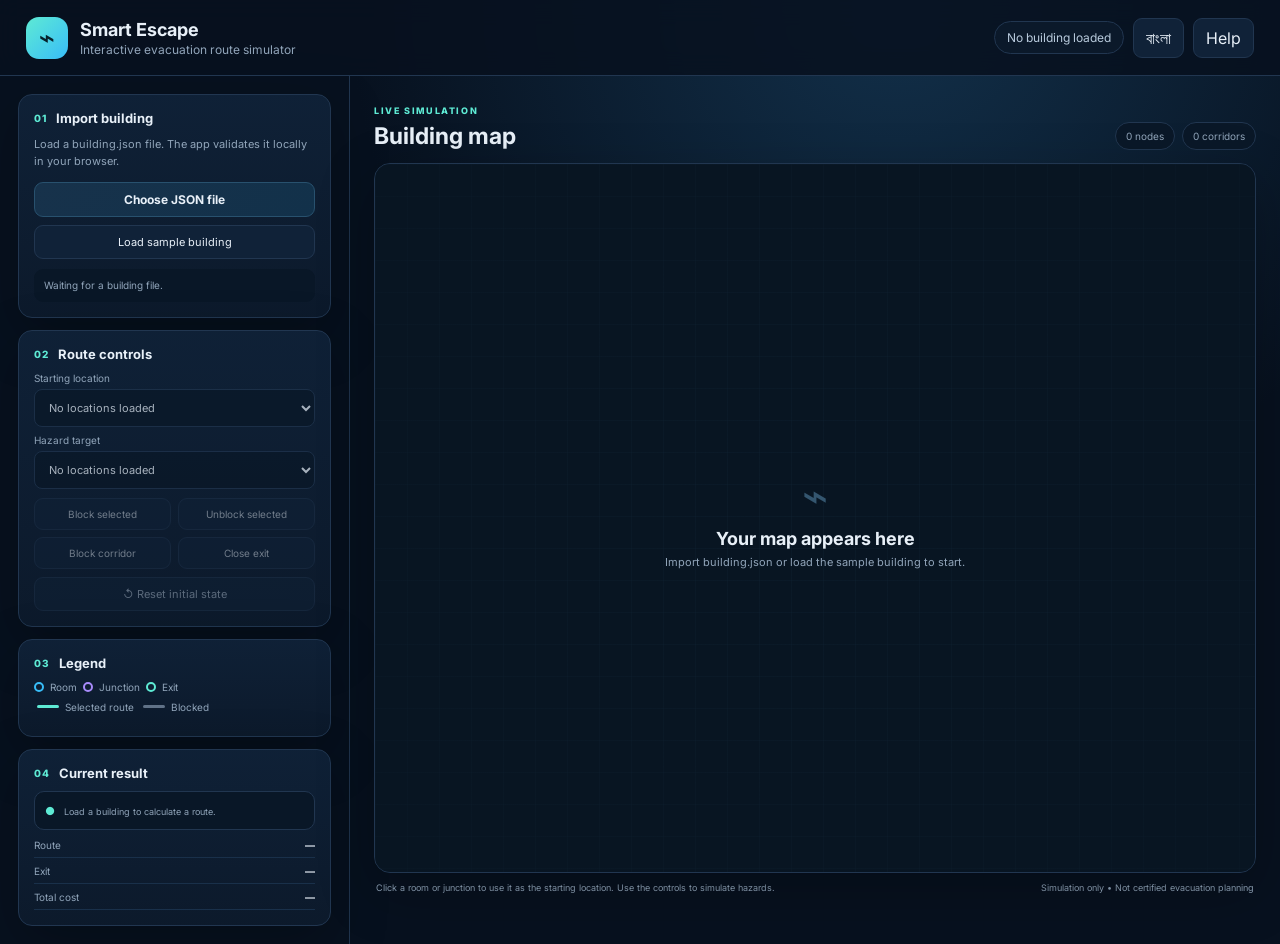
<file: index.html>
<!doctype html>
<html lang="en">
<head>
  <meta charset="UTF-8" />
  <meta name="viewport" content="width=device-width, initial-scale=1.0" />
  <meta name="description" content="Smart Escape — interactive evacuation route simulator." />
  <title>Smart Escape | Evacuation Route Simulator</title>
  <link rel="preconnect" href="https://fonts.googleapis.com">
  <link rel="preconnect" href="https://fonts.gstatic.com" crossorigin>
  <link href="https://fonts.googleapis.com/css2?family=Inter:wght@400;500;600;700;800&display=swap" rel="stylesheet">
  <link rel="stylesheet" href="styles.css" />
</head>
<body>
  <header class="topbar">
    <div class="brand">
      <div class="brand-mark">⌁</div>
      <div><h1>Smart Escape</h1><p id="subtitle">Interactive evacuation route simulator</p></div>
    </div>
    <div class="top-actions">
      <span class="dataset-pill" id="datasetName">No building loaded</span>
      <button class="ghost-btn" id="langBtn" type="button">বাংলা</button>
      <button class="ghost-btn" id="helpBtn" type="button">Help</button>
    </div>
  </header>

  <main class="layout">
    <aside class="sidebar">
      <section class="panel import-panel">
        <div class="panel-heading"><span>01</span><h2 id="importTitle">Import building</h2></div>
        <p id="importHint">Load a building.json file. The app validates it locally in your browser.</p>
        <label class="file-btn"><span id="fileBtnText">Choose JSON file</span><input id="fileInput" type="file" accept="application/json,.json" /></label>
        <button class="secondary-btn" id="sampleBtn" type="button">Load sample building</button>
        <div class="validation" id="validation" role="status">Waiting for a building file.</div>
      </section>

      <section class="panel controls-panel">
        <div class="panel-heading"><span>02</span><h2 id="controlsTitle">Route controls</h2></div>
        <label class="field-label" for="startSelect" id="startLabel">Starting location</label>
        <select id="startSelect" disabled><option>No locations loaded</option></select>
        <label class="field-label" for="hazardSelect" id="hazardLabel">Hazard target</label>
        <select id="hazardSelect" disabled><option>No locations loaded</option></select>
        <div class="control-grid">
          <button class="control-btn" id="blockNodeBtn" disabled>Block selected</button>
          <button class="control-btn" id="unblockNodeBtn" disabled>Unblock selected</button>
          <button class="control-btn" id="toggleEdgeBtn" disabled>Block corridor</button>
          <button class="control-btn" id="toggleExitBtn" disabled>Close exit</button>
        </div>
        <button class="reset-btn" id="resetBtn" disabled>↺ Reset initial state</button>
      </section>

      <section class="panel legend-panel">
        <div class="panel-heading"><span>03</span><h2 id="legendTitle">Legend</h2></div>
        <div class="legend"><span class="dot room"></span><span id="roomLegend">Room</span><span class="dot junction"></span><span id="junctionLegend">Junction</span><span class="dot exit"></span><span id="exitLegend">Exit</span></div>
        <div class="legend"><span class="line route"></span><span id="routeLegend">Selected route</span><span class="line blocked"></span><span id="blockedLegend">Blocked</span></div>
      </section>

      <section class="panel status-panel">
        <div class="panel-heading"><span>04</span><h2 id="statusTitle">Current result</h2></div>
        <div class="status-card" id="statusCard"><div class="status-icon">●</div><div><strong id="statusText">Load a building to calculate a route.</strong><p id="statusDetail">The lowest-cost accessible exit will appear here.</p></div></div>
        <div class="route-summary" id="routeSummary" hidden>
          <div><span id="routeLabel">Route</span><strong id="routeNodes">—</strong></div>
          <div><span id="exitLabel">Exit</span><strong id="routeExit">—</strong></div>
          <div><span id="costLabel">Total cost</span><strong id="routeCost">—</strong></div>
        </div>
      </section>
    </aside>

    <section class="workspace">
      <div class="map-header">
        <div><span class="eyebrow" id="mapEyebrow">LIVE SIMULATION</span><h2 id="mapTitle">Building map</h2></div>
        <div class="map-stats"><span id="nodeCount">0 nodes</span><span id="edgeCount">0 corridors</span></div>
      </div>
      <div class="map-wrap" id="mapWrap">
        <svg id="map" viewBox="0 0 1000 620" aria-label="Building map"></svg>
        <div class="empty-state" id="emptyState"><div class="empty-icon">⌁</div><h3 id="emptyTitle">Your map appears here</h3><p id="emptyText">Import building.json or load the sample building to start.</p></div>
      </div>
      <div class="map-footer"><span id="footerHint">Click a room or junction to use it as the starting location. Use the controls to simulate hazards.</span><span class="safe-note">Simulation only • Not certified evacuation planning</span></div>
    </section>
  </main>

  <dialog id="helpDialog">
    <div class="dialog-card"><button class="close-btn" id="closeHelp">×</button><h2 id="helpTitle">How to use Smart Escape</h2><ol id="helpList"><li>Import a valid building.json or load the sample.</li><li>Select an unblocked room or junction.</li><li>Block/unblock nodes, corridors, or exits to simulate hazards.</li><li>The route recalculates immediately using corridor costs.</li><li>Reset returns all hazards to the file's original initial state.</li></ol></div>
  </dialog>

  <script src="app.js"></script>
</body>
</html>
</file>
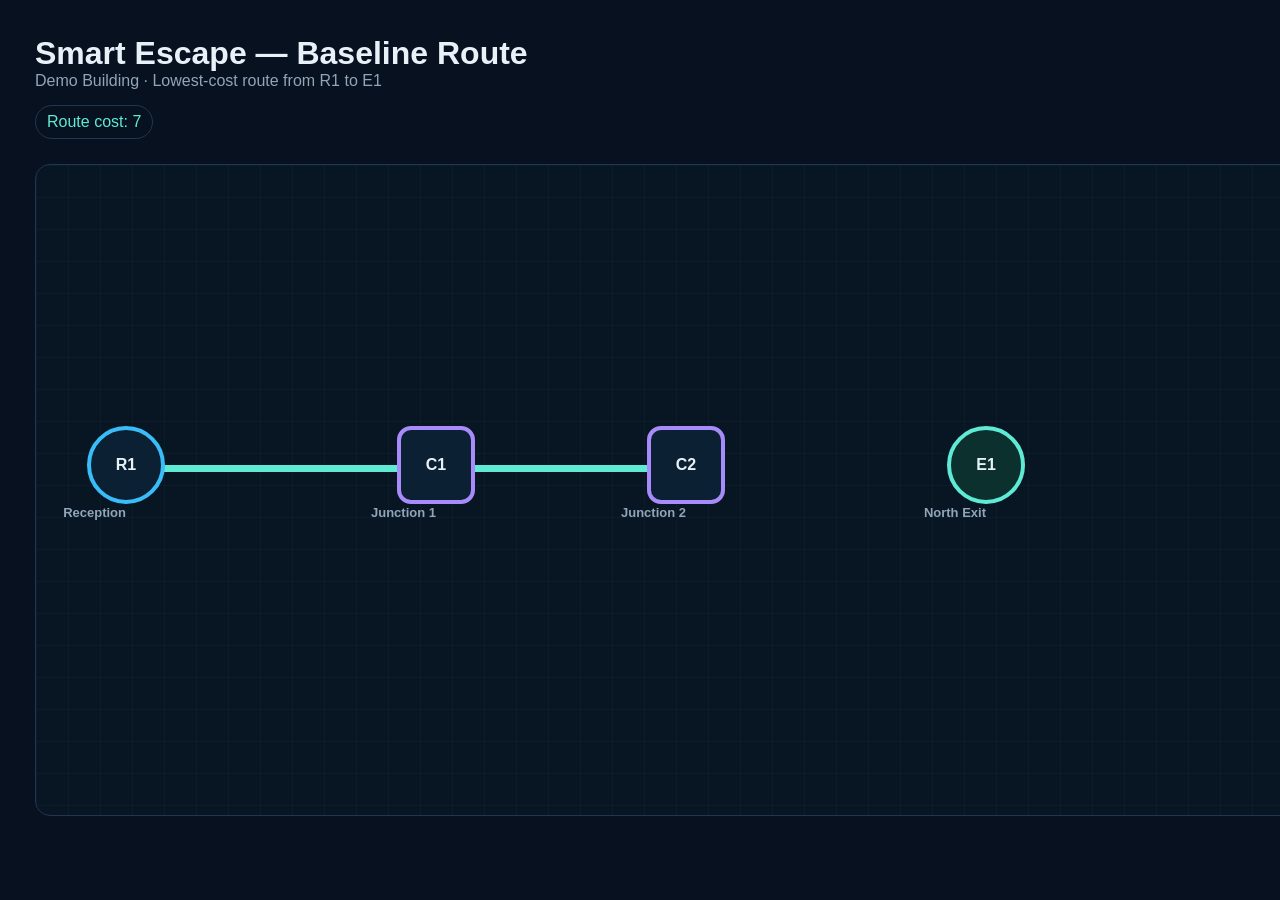
<file: screenshot.html>
<!doctype html><html><head><meta charset="utf-8"><style>body{margin:0;font-family:Arial;background:#07111f;color:#e8f0f8;width:1400px;height:850px}.frame{padding:35px}.title{font-size:32px;font-weight:bold}.sub{color:#91a5ba}.map{margin-top:25px;border:1px solid #213650;border-radius:15px;height:650px;position:relative;background-color:#081522;background-image:linear-gradient(rgba(70,111,145,.07) 1px,transparent 1px),linear-gradient(90deg,rgba(70,111,145,.07) 1px,transparent 1px);background-size:32px 32px}.node{position:absolute;transform:translate(-50%,-50%);width:70px;height:70px;border:4px solid #38bdf8;border-radius:50%;display:grid;place-items:center;background:#0c2034;font-weight:bold}.junction{border-radius:14px;border-color:#a78bfa}.exit{border-color:#5eead4;background:#0b302d}.line{position:absolute;height:7px;background:#5eead4;transform-origin:left center;border-radius:5px}.cost{position:absolute;color:#b8cadc;background:#081522;padding:3px 6px}.caption{position:absolute;transform:translateX(-50%);top:75px;font-size:13px;color:#91a5ba;white-space:nowrap}.badge{display:inline-block;padding:7px 11px;border:1px solid #213650;border-radius:20px;margin-top:15px;color:#5eead4}</style></head><body><div class="frame"><div class="title">Smart Escape — Baseline Route</div><div class="sub">Demo Building · Lowest-cost route from R1 to E1</div><span class="badge">Route cost: 7</span><div class="map"><div class="line" style="left:90px;top:300px;width:310px;transform:rotate(0deg)"></div><div class="line" style="left:400px;top:300px;width:250px;transform:rotate(0deg)"></div><div class="node" style="left:90px;top:300px">R1<div class="caption">Reception</div></div><div class="node junction" style="left:400px;top:300px">C1<div class="caption">Junction 1</div></div><div class="node junction" style="left:650px;top:300px">C2<div class="caption">Junction 2</div></div><div class="node exit" style="left:950px;top:300px">E1<div class="caption">North Exit</div></div></div></div></body></html>
</file>
<file: styles.css>
:root{--bg:#07111f;--panel:#0d1b2d;--panel2:#10233a;--text:#e8f0f8;--muted:#91a5ba;--line:#213650;--accent:#5eead4;--accent2:#38bdf8;--danger:#fb7185;--warn:#fbbf24;--shadow:0 18px 55px rgba(0,0,0,.25)}
*{box-sizing:border-box}body{margin:0;background:radial-gradient(circle at 70% 0%,#12304a 0,#07111f 42%);color:var(--text);font-family:Inter,system-ui,sans-serif;min-height:100vh}.topbar{height:76px;border-bottom:1px solid var(--line);display:flex;align-items:center;justify-content:space-between;padding:0 26px;background:rgba(7,17,31,.86);backdrop-filter:blur(12px);position:sticky;top:0;z-index:20}.brand{display:flex;align-items:center;gap:12px}.brand-mark{width:42px;height:42px;border-radius:13px;background:linear-gradient(135deg,var(--accent),var(--accent2));color:#06202a;display:grid;place-items:center;font-size:27px;font-weight:800}.brand h1{font-size:18px;margin:0 0 2px}.brand p{margin:0;color:var(--muted);font-size:12px}.top-actions{display:flex;align-items:center;gap:9px}.dataset-pill{font-size:12px;color:#b8cadc;background:#0b192a;border:1px solid var(--line);padding:8px 12px;border-radius:999px;max-width:280px;white-space:nowrap;overflow:hidden;text-overflow:ellipsis}.ghost-btn,.secondary-btn,.control-btn,.reset-btn,.file-btn{font:inherit;border:1px solid var(--line);background:#102238;color:var(--text);border-radius:9px;padding:9px 12px;cursor:pointer}.ghost-btn:hover,.secondary-btn:hover,.control-btn:hover{border-color:#3b5b7d;background:#142a43}.layout{display:grid;grid-template-columns:350px 1fr;min-height:calc(100vh - 76px)}.sidebar{border-right:1px solid var(--line);padding:18px;display:flex;flex-direction:column;gap:12px;background:rgba(7,17,31,.72)}.panel{background:linear-gradient(180deg,rgba(16,35,58,.88),rgba(13,27,45,.88));border:1px solid var(--line);border-radius:14px;padding:15px;box-shadow:var(--shadow)}.panel-heading{display:flex;align-items:center;gap:9px;margin-bottom:10px}.panel-heading span{font-size:10px;font-weight:800;color:var(--accent);letter-spacing:.08em}.panel h2{font-size:13px;margin:0}.panel p{font-size:11px;color:var(--muted);line-height:1.55;margin:0 0 12px}.file-btn{display:flex;justify-content:center;align-items:center;background:linear-gradient(135deg,#17324b,#12314a);border-color:#28516e;font-size:12px;font-weight:700}.file-btn input{display:none}.secondary-btn{width:100%;margin-top:8px;font-size:11px}.validation{margin-top:10px;padding:9px 10px;border-radius:9px;background:#091727;color:var(--muted);font-size:10px;line-height:1.45}.validation.ok{color:#9af5dd;border-color:#1f6c62}.validation.error{color:#ffabb9;border-color:#7b3040}.field-label{display:block;color:var(--muted);font-size:10px;margin:7px 0 5px}select{width:100%;background:#091727;color:var(--text);border:1px solid var(--line);border-radius:8px;padding:10px;font:inherit;font-size:11px}.control-grid{display:grid;grid-template-columns:1fr 1fr;gap:7px;margin-top:9px}.control-btn{font-size:10px;padding:9px 7px}.control-btn:disabled,.reset-btn:disabled{opacity:.45;cursor:not-allowed}.reset-btn{width:100%;margin-top:8px;color:#b9c9da;font-size:11px}.legend{display:flex;align-items:center;gap:6px;font-size:10px;color:var(--muted);margin:8px 0;flex-wrap:wrap}.dot{width:10px;height:10px;border-radius:50%;border:2px solid}.dot.room{border-color:#38bdf8}.dot.junction{border-color:#a78bfa}.dot.exit{border-color:#5eead4}.line{width:22px;height:3px;border-radius:2px;margin-left:3px}.line.route{background:var(--accent)}.line.blocked{background:#607287}.status-card{display:flex;gap:9px;align-items:flex-start;padding:10px;border-radius:10px;background:#091727;border:1px solid var(--line)}.status-icon{font-size:11px;color:var(--accent);margin-top:2px}.status-card strong{font-size:11px;line-height:1.4}.status-card p{margin:3px 0 0;font-size:9px}.status-card.warn .status-icon{color:var(--warn)}.status-card.danger .status-icon{color:var(--danger)}.route-summary{margin-top:9px;display:grid;gap:7px}.route-summary>div{display:flex;justify-content:space-between;gap:10px;font-size:10px;border-bottom:1px solid #19304a;padding-bottom:6px}.route-summary span{color:var(--muted)}.route-summary strong{font-size:10px;text-align:right}.workspace{padding:22px 24px 18px;min-width:0}.map-header{display:flex;justify-content:space-between;align-items:flex-end;margin-bottom:13px}.eyebrow{font-size:9px;color:var(--accent);font-weight:800;letter-spacing:.18em}.map-header h2{margin:4px 0 0;font-size:23px}.map-stats{display:flex;gap:7px}.map-stats span{font-size:10px;color:var(--muted);padding:7px 10px;border:1px solid var(--line);border-radius:999px;background:#0a1828}.map-wrap{position:relative;height:calc(100vh - 190px);min-height:540px;border:1px solid var(--line);border-radius:16px;overflow:hidden;background-color:#081522;background-image:linear-gradient(rgba(70,111,145,.07) 1px,transparent 1px),linear-gradient(90deg,rgba(70,111,145,.07) 1px,transparent 1px);background-size:32px 32px;box-shadow:var(--shadow)}#map{width:100%;height:100%;display:block}.empty-state{position:absolute;inset:0;display:grid;place-content:center;text-align:center;pointer-events:none;background:radial-gradient(circle,rgba(8,21,34,.25),rgba(8,21,34,.72))}.empty-state.hidden{display:none}.empty-icon{font-size:44px;color:#34566f}.empty-state h3{margin:6px 0;font-size:18px}.empty-state p{margin:0;color:var(--muted);font-size:11px}.map-footer{display:flex;justify-content:space-between;gap:12px;padding:9px 2px;font-size:9px;color:var(--muted)}.safe-note{white-space:nowrap}.edge{stroke:#40566e;stroke-width:4;transition:stroke .18s,opacity .18s}.edge.blocked{stroke:#536273;stroke-dasharray:7 7;opacity:.4}.edge.route{stroke:var(--accent);stroke-width:8;filter:drop-shadow(0 0 5px rgba(94,234,212,.35));animation:routePulse 1.8s ease-in-out infinite}.edge-label{fill:#a8bbce;font-size:12px;font-weight:700;paint-order:stroke;stroke:#081522;stroke-width:4px;stroke-linejoin:round}.node{cursor:pointer;transition:transform .18s,opacity .18s}.node circle,.node rect{stroke-width:3;fill:#0c2034;transition:fill .18s,stroke .18s,opacity .18s}.node.room circle{stroke:#38bdf8}.node.junction rect{stroke:#a78bfa}.node.exit rect{stroke:#5eead4;fill:#0b302d}.node.blocked{opacity:.35}.node.selected circle,.node.selected rect{fill:#163c4a;stroke:var(--accent);filter:drop-shadow(0 0 7px rgba(94,234,212,.4))}.node.route circle,.node.route rect{fill:#17413d}.node-label{fill:#e8f0f8;font-size:12px;font-weight:700;text-anchor:middle;dominant-baseline:middle;pointer-events:none}.node-type{fill:#7e94aa;font-size:8px;text-anchor:middle;pointer-events:none}.dialog-card{position:relative;background:#0d1b2d;color:var(--text);border:1px solid var(--line);border-radius:14px;padding:22px;max-width:480px;box-shadow:var(--shadow)}dialog{background:transparent;border:0;padding:0}dialog::backdrop{background:rgba(0,0,0,.68);backdrop-filter:blur(3px)}.close-btn{position:absolute;right:12px;top:10px;border:0;background:none;color:var(--muted);font-size:25px;cursor:pointer}.dialog-card h2{font-size:17px}.dialog-card li{color:#b7c8d8;font-size:12px;line-height:1.7;margin-bottom:7px}@keyframes routePulse{0%,100%{opacity:.75}50%{opacity:1}}@media(max-width:980px){.layout{grid-template-columns:1fr}.sidebar{border-right:0;border-bottom:1px solid var(--line)}.map-wrap{height:620px}.topbar{padding:0 14px}.dataset-pill{display:none}}@media(max-width:600px){.topbar{height:auto;padding:12px;align-items:flex-start}.top-actions{flex-wrap:wrap;justify-content:flex-end}.layout{min-height:auto}.workspace{padding:14px}.sidebar{padding:12px}.map-header{align-items:flex-start;gap:8px}.map-stats{display:none}.map-wrap{min-height:450px;height:60vh}.map-footer{display:block}.safe-note{display:block;margin-top:4px}}
</file>
